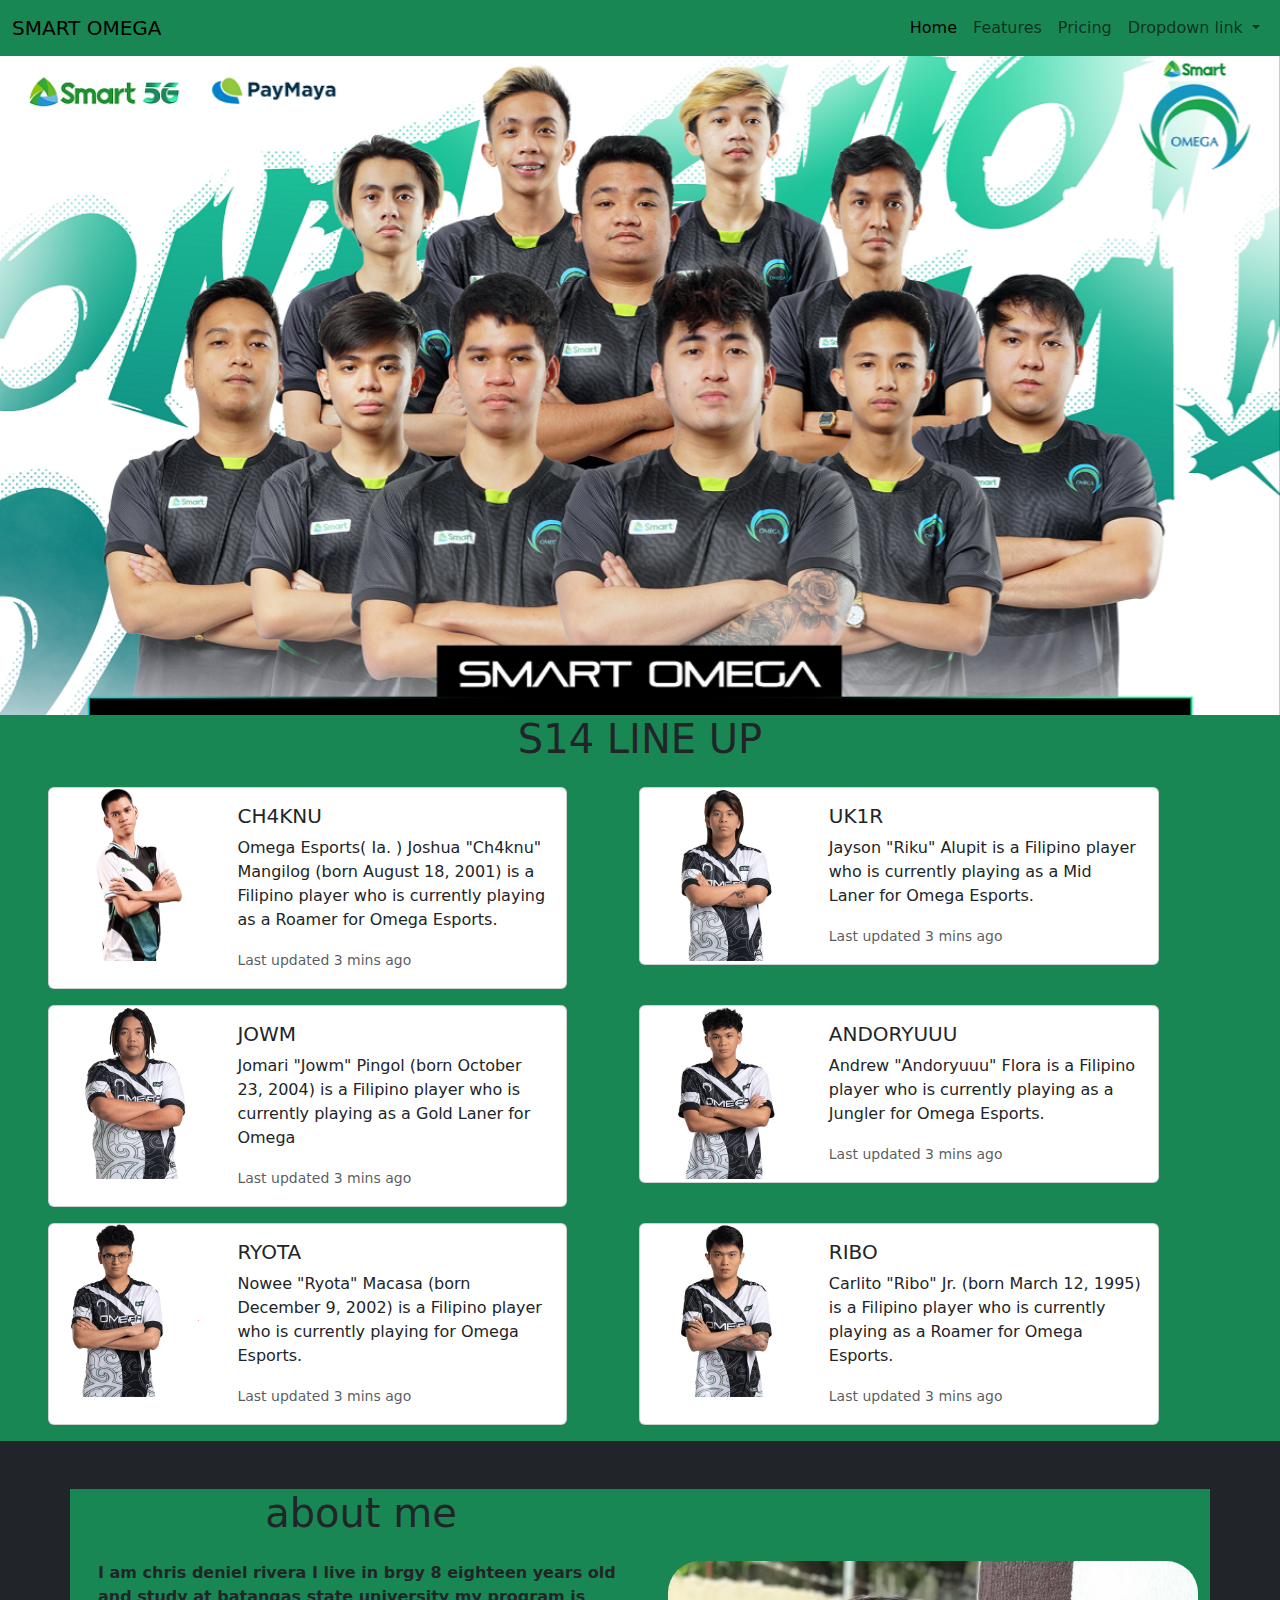
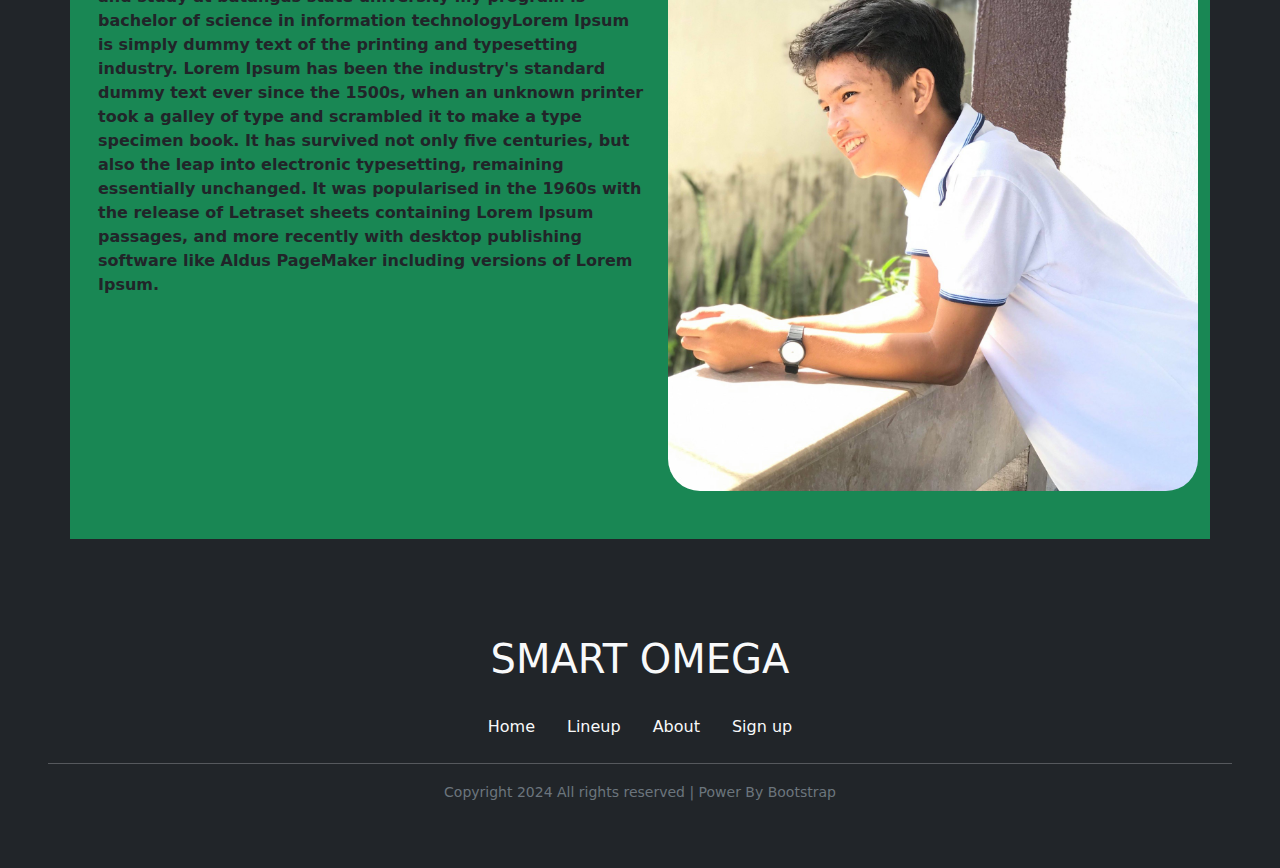
<file: activity1.1/index.html>
<!DOCTYPE html>
<html lang="en">
<head>
    <meta charset="UTF-8">
    <meta name="viewport" content="width=device-width, initial-scale=1.0">
    <link href="https://cdn.jsdelivr.net/npm/bootstrap@5.3.3/dist/css/bootstrap.min.css" rel="stylesheet" integrity="sha384-QWTKZyjpPEjISv5WaRU9OFeRpok6YctnYmDr5pNlyT2bRjXh0JMhjY6hW+ALEwIH" crossorigin="anonymous">
    <link rel="stylesheet" href="index.css">
    <title>Document</title>
</head>
<body class="bg-dark">
    <header>
        <nav class="navbar navbar-expand-lg bg-success nav-background">
            <div class="container-fluid">
              
              <a class="navbar-brand" href="#">SMART OMEGA</a>
              <button class="navbar-toggler" type="button" data-bs-toggle="collapse" data-bs-target="#navbarNavDropdown" aria-controls="navbarNavDropdown" aria-expanded="false" aria-label="Toggle navigation">
                <span class="navbar-toggler-icon"></span>
              </button>
              <div class="collapse navbar-collapse d-flex justify-content-end " id="navbarNavDropdown">
                <ul class="navbar-nav">
                  <li class="nav-item">
                    <a class="nav-link active " aria-current="page" href="#">Home</a>
                  </li>
                  <li class="nav-item">
                    <a class="nav-link" href="#">Features</a>
                  </li>
                  <li class="nav-item">
                    <a class="nav-link" href="#">Pricing</a>
                  </li>
                  <li class="nav-item dropdown">
                    <a class="nav-link dropdown-toggle" href="#" role="button" data-bs-toggle="dropdown" aria-expanded="false">
                      Dropdown link
                    </a>
                    <ul class="dropdown-menu bg-success">
                      <li><a class="dropdown-item h5" href="#">CH4KNU</a></li>
                      <li><a class="dropdown-item h5" href="#">JOWM</a></li>
                      <li><a class="dropdown-item h5" href="#">RYOTA</a></li>
                      <li><a class="dropdown-item h5" href="#">UK1R</a></li>
                      <li><a class="dropdown-item h5" href="#">ANDORYUUU</a></li>
                    </ul>
                  </li>
                </ul>
              </div>
            </div>
          </nav>

          
        <main>
            <section id="Home">
                <div id="carouselExampleAutoplaying" class="carousel slide" data-bs-ride="carousel">
                    <div class="carousel-inner">
                      <div class="carousel-item active" data-bs-interval="1000">
                        <img src="asset/omega7.png" class="d-block w-100 " alt="...">
                      </div>
                      <div class="carousel-item">
                        <img src="asset/omega1.webp" class="d-block w-100" alt="...">
                      </div>
                      <div class="carousel-item">
                        <img src="asset/omega5.png" class="d-block w-100" alt="...">
                      </div>
                    </div>
                    <button class="carousel-control-prev" type="button" data-bs-target="#carouselExampleAutoplaying" data-bs-slide="prev">
                      <span class="carousel-control-prev-icon" aria-hidden="true"></span>
                      <span class="visually-hidden">Previous</span>
                    </button>
                    <button class="carousel-control-next" type="button" data-bs-target="#carouselExampleAutoplaying" data-bs-slide="next">
                      <span class="carousel-control-next-icon" aria-hidden="true"></span>
                      <span class="visually-hidden">Next</span>
                    </button>
                  </div>

            </section>

            <section id="Lineup">               
                <div class="row bg-success">
                    <h2 class="text-center h1 bg-success  ">S14 LINE UP</h2>
                    <div class="cols col-5 mx-5 mt-3">
                        <div class="card mb-3" style="max-width: 540px;">
                            <div class="row g-0">
                              <div class="col-md-4">
                                <img src="asset/chak.png" class="img-fluid rounded-5" alt="...">
                              </div>
                              <div class="col-md-8">
                                <div class="card-body">
                                  <h5 class="card-title">CH4KNU</h5>
                                  <p class="card-text">Omega Esports( Ia. ) Joshua "Ch4knu" Mangilog (born August 18, 2001) is a Filipino player who is currently playing as a Roamer for Omega Esports.</p>
                                  <p class="card-text"><small class="text-body-secondary">Last updated 3 mins ago</small></p>
                                </div>
                              </div>
                            </div>
                          </div>
                    </div>

                    <div class="cols col-5 mt-3">
                        <div class="card mb-3" style="max-width: 540px;">
                            <div class="row g-0">
                              <div class="col-md-4">
                                <img src="asset/ukir.png" class="img-fluid rounded-5" alt="...">
                              </div>
                              <div class="col-md-8">
                                <div class="card-body">
                                  <h5 class="card-title">UK1R</h5>
                                  <p class="card-text">Jayson "Riku" Alupit is a Filipino player who is currently playing as a Mid Laner for Omega Esports.</p>
                                  <p class="card-text"><small class="text-body-secondary">Last updated 3 mins ago</small></p>
                                </div>
                              </div>
                            </div>
                          </div>
                    </div>

                    <div class="cols col-5 mx-5 ">
                        <div class="card mb-3" style="max-width: 540px;">
                            <div class="row g-0">
                              <div class="col-md-4">
                                <img src="asset/bigj.png" class="img-fluid rounded-5" alt="...">
                              </div>
                              <div class="col-md-8">
                                <div class="card-body">
                                  <h5 class="card-title">JOWM</h5>
                                  <p class="card-text">Jomari "Jowm" Pingol (born October 23, 2004) is a Filipino player who is currently playing as a Gold Laner for Omega</p>
                                  <p class="card-text"><small class="text-body-secondary">Last updated 3 mins ago</small></p>
                                </div>
                              </div>
                            </div>
                          </div>
                    </div>

                    <div class="cols col-5">
                        <div class="card mb-3" style="max-width: 540px;">
                            <div class="row g-0">
                              <div class="col-md-4">
                                <img src="asset/and.png" class="img-fluid rounded-5" alt="...">
                              </div>
                              <div class="col-md-8">
                                <div class="card-body">
                                  <h5 class="card-title">ANDORYUUU</h5>
                                  <p class="card-text">Andrew "Andoryuuu" Flora is a Filipino player who is currently playing as a Jungler for Omega Esports.</p>
                                  <p class="card-text"><small class="text-body-secondary">Last updated 3 mins ago</small></p>
                                </div>
                              </div>
                            </div>
                          </div>
                    </div>

                    <div class="cols col-5 mx-5">
                        <div class="card mb-3" style="max-width: 540px;">
                            <div class="row g-0">
                              <div class="col-md-4">
                                <img src="asset/ryo.png" class="img-fluid rounded-5" alt="...">
                              </div>
                              <div class="col-md-8">
                                <div class="card-body">
                                  <h5 class="card-title">RYOTA</h5>
                                  <p class="card-text">Nowee "Ryota" Macasa (born December 9, 2002) is a Filipino player who is currently playing for Omega Esports.</p>
                                  <p class="card-text"><small class="text-body-secondary">Last updated 3 mins ago</small></p>
                                </div>
                              </div>
                            </div>
                          </div>
                    </div>

                    <div class="cols col-5">
                        <div class="card mb-3" style="max-width: 540px;">
                            <div class="row g-0">
                              <div class="col-md-4">
                                <img src="asset/doc.png" class="img-fluid rounded-start" alt="...">
                              </div>
                              <div class="col-md-8">
                                <div class="card-body">
                                  <h5 class="card-title">RIBO</h5>
                                  <p class="card-text">Carlito "Ribo" Jr. (born March 12, 1995) is a Filipino player who is currently playing as a Roamer for Omega Esports.</p>
                                  <p class="card-text"><small class="text-body-secondary">Last updated 3 mins ago</small></p>
                                </div>
                              </div>
                            </div>
                          </div>
                    </div>
                </div>

            </section>

            <section id="About mt-1 ">
                <div class="bg-dark  ">  
                    
                <section id="about me" class="container my-5 bg-success ">
                    <div class="h1 col-6 mb-4 mt-5 text-center">about me </div>
                    <div class="row d-flex">
                        <div class="col-lg-6 mb-4 lg-0 fw-bold ms-3 ">
                            <p class="d-flex justify-content-center"    >I am chris deniel rivera I live in brgy 8 eighteen years old and study at batangas state university my program is bachelor of science in information technologyLorem Ipsum is simply dummy text of the printing and typesetting industry. Lorem Ipsum has been the industry's standard dummy text ever since the 1500s, when an unknown printer took a galley of type and scrambled it to make a type specimen book. It has survived not only five centuries, but also the leap into electronic typesetting, remaining essentially unchanged. It was popularised in the 1960s with the release of Letraset sheets containing Lorem Ipsum passages, and more recently with desktop publishing software like Aldus PageMaker including versions of Lorem Ipsum.</p>
                        </div>
                   

                    <div class="col lg-6">
                        <img src="asset/ddd.jpg" class="img-fluid rounded-5 mb-5 " alt="..." class="img-fluid">
                    </div>
                </div>
            </div> 
                   </section> 
                   </section> 
                    
                </section>
            </section>

        <footer class="bg-dark text-light p-5 text-center">
            <h3 class="display-6 fw-light mb-4">SMART OMEGA</h3>
            <ul class="nav justify-content-center">
                <li class="nav-item">
                    <a class="nav-link text-light fw-light" aria-current="page" href="#">Home</a>
                </li>
                <li class="nav-item">
                    <a class="nav-link text-light fw-light" href="#">Lineup</a>
                </li>
                <li class="nav-item">
                    <a class="nav-link text-light fw-light" href="#">About</a>
                </li>
                <li class="nav-item">
                    <a class="nav-link text-light fw-light" href="#">Sign up</a>
                </li>
            </ul>
            <hr>
            <p>
                <small class="text-secondary fw-light">Copyright 2024 All rights reserved | Power By Bootstrap</small>
            </p>
        </footer>

        </main>

    
    
    <script src="https://cdn.jsdelivr.net/npm/bootstrap@5.3.3/dist/js/bootstrap.bundle.min.js" integrity="sha384-YvpcrYf0tY3lHB60NNkmXc5s9fDVZLESaAA55NDzOxhy9GkcIdslK1eN7N6jIeHz" crossorigin="anonymous"></script>
</body>
</html>
</file>
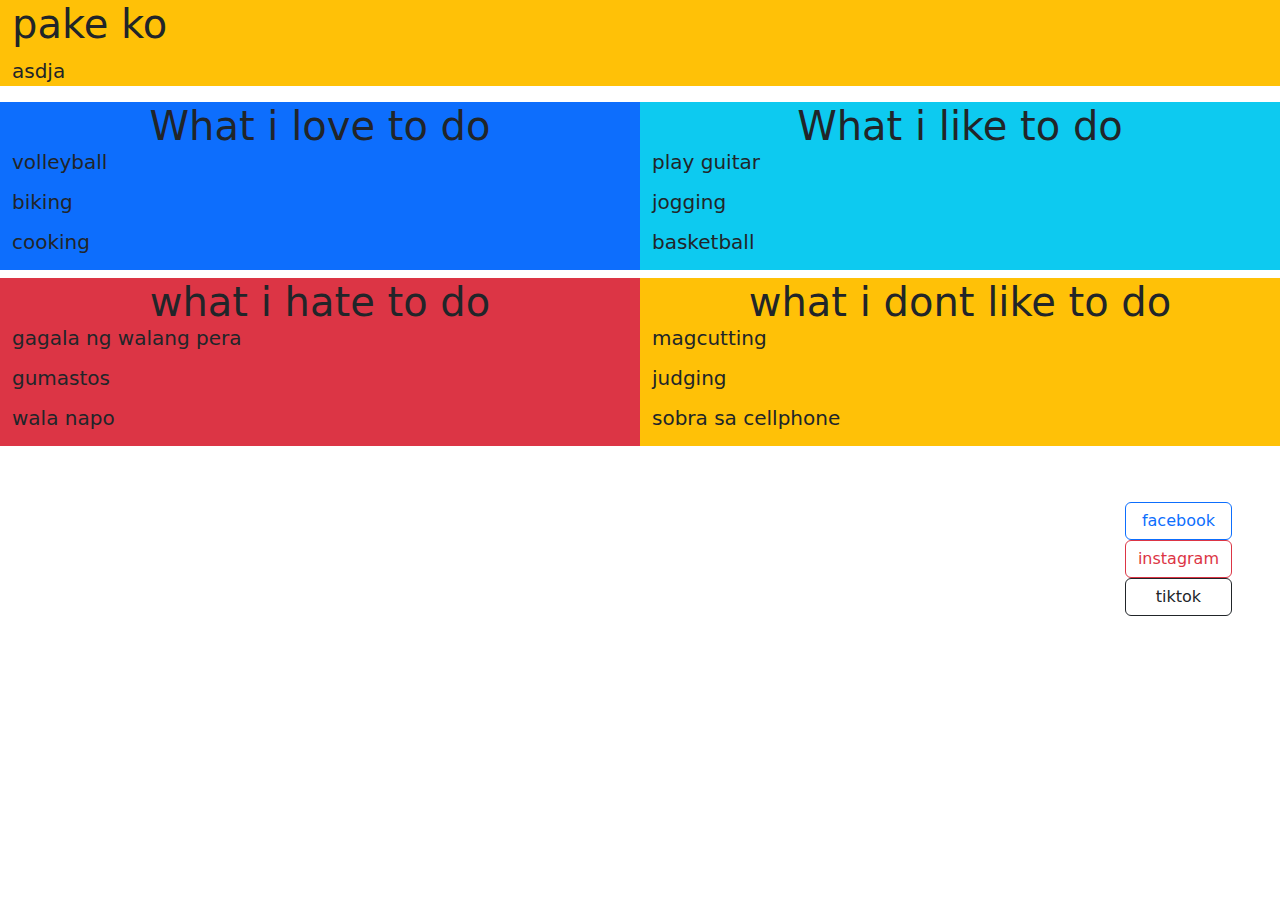
<file: activity.html>
<!DOCTYPE html>
<html lang="en">
<head>
    <meta charset="UTF-8">
    <meta name="viewport" content="width=device-width, initial-scale=1.0">
    <link href="https://cdn.jsdelivr.net/npm/bootstrap@5.3.3/dist/css/bootstrap.min.css" rel="stylesheet" integrity="sha384-QWTKZyjpPEjISv5WaRU9OFeRpok6YctnYmDr5pNlyT2bRjXh0JMhjY6hW+ALEwIH" crossorigin="anonymous">
    
    <title>Document</title>
</head>
<div>
    <div class="container-fluid bg-warning">
        <h1 class=" mb-2">pake ko </h1>
        <p class="lead">asdja</p>
    </div>

    <div class="container-fluid">
        <div class="row">
            <div class="h1  col-12 col-sm-5 col-lg-6 bg-primary text-center">
                What i love to do
                <p class="lead bg-primary text-start">volleyball</p>
                <p class="lead bg-primary text-start">biking</p>
                <p class="lead bg-primary text-start">cooking</p>
            </div>
            <div class="h1  col-12 col-sm-5 col-lg-6 bg-info text-center">
                What i like to do
                <p class="lead bg-info text-start">play guitar</p>
                <p class="lead bg-info text-start">jogging</p>
                <p class="lead bg-info text-start">basketball</p>
            </div>
            <div class="h1  col-12 col-sm-5 col-lg-6 bg-danger text-center">
                what i hate to do
                <p class="lead bg-danger text-start">gagala ng walang pera</p>
                <p class="lead bg-danger text-start">gumastos</p>
                <p class="lead bg-danger text-start">wala napo</p>
            </div>
            <div class="h1  col-12 col-sm-5 col-lg-6 bg-warning text-center">
                what i dont like to do
                <p class="lead bg-warning text-start">magcutting</p>
                <p class="lead bg-warning text-start">judging</p>
                <p class="lead bg-warning text-start">sobra sa cellphone</p>
            </div>

    </div>
</div>

<div class="d-grid dap-2 d-md justify-content-md-end m-5">
    <a href="https://www.facebook.com/chrisdeniel.rivera" class="btn btn-outline-primary ">facebook</a>
    <a href="https://www.instagram.com/riv.deniel?igsh=MXRrMHZraHkxaGdsbg==" class="btn btn-outline-danger ">instagram</a>
    <a href="https://www.tiktok.com/@apacible.1?_t=8pbNHVKVLVA&_r=1" class="btn btn-outline-dark ">tiktok</a>
</div>

<script src="https://cdn.jsdelivr.net/npm/bootstrap@5.3.3/dist/js/bootstrap.bundle.min.js" integrity="sha384-YvpcrYf0tY3lHB60NNkmXc5s9fDVZLESaAA55NDzOxhy9GkcIdslK1eN7N6jIeHz" crossorigin="anonymous"></script>  
</body>
</html>
</file>
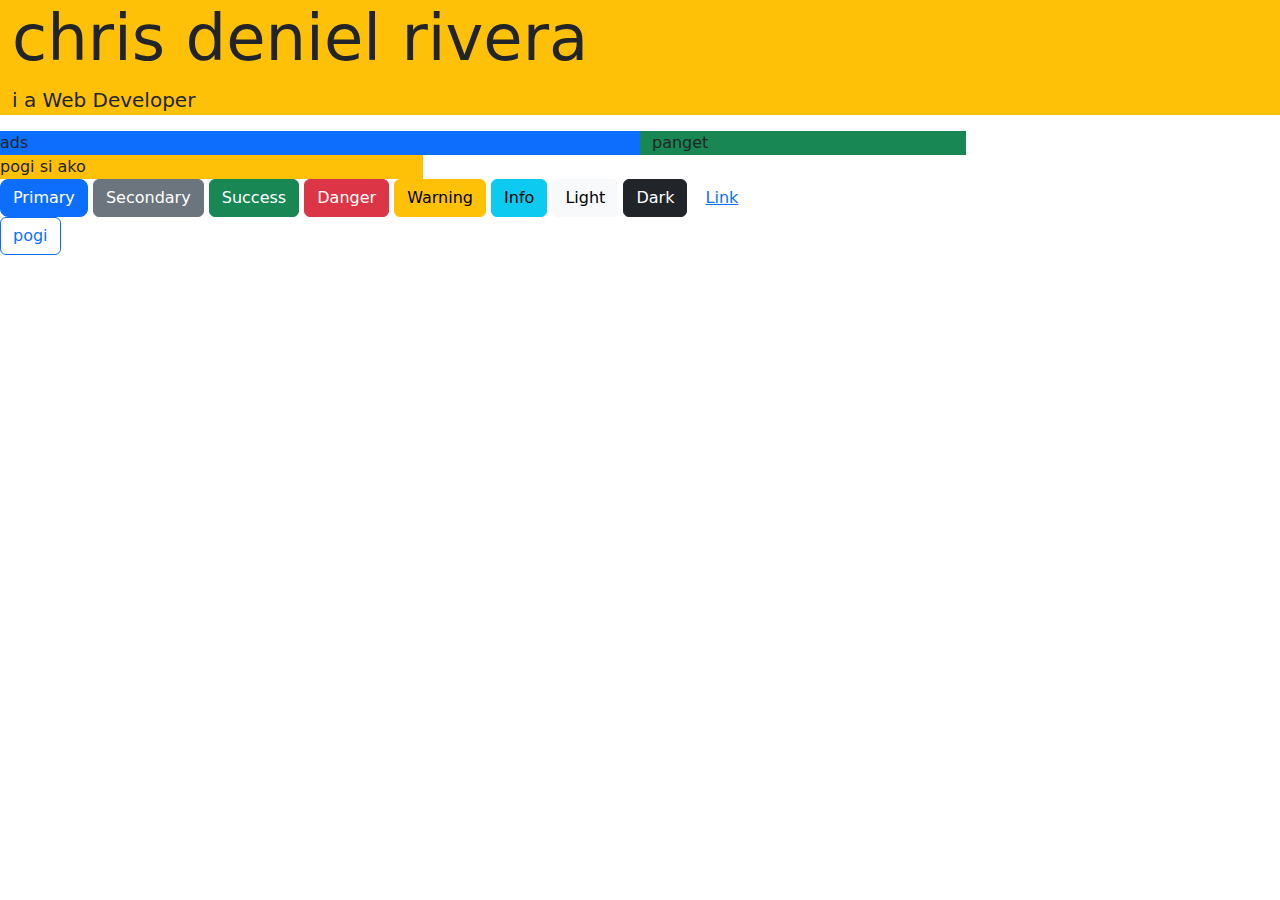
<file: example.html>
<!DOCTYPE html>
<html lang="en">
<head>
    <meta charset="UTF-8">
    <meta name="viewport" content="width=device-width, initial-scale=1.0">
    <link href="https://cdn.jsdelivr.net/npm/bootstrap@5.3.3/dist/css/bootstrap.min.css" rel="stylesheet" integrity="sha384-QWTKZyjpPEjISv5WaRU9OFeRpok6YctnYmDr5pNlyT2bRjXh0JMhjY6hW+ALEwIH" crossorigin="anonymous">
    <title>Document</title>
</head>
<body>
    <div class="container-fluid bg-warning"> 
   <h1 class="display-3 mb-2"> chris deniel rivera</h1>
   <p class="lead">
    i a Web Developer
   </p>
   </div>
   
   <div class="row  ">
    <div class="col-12 col-md-5 col-lg-6 bg-primary  ">
        ads
    </div>
    <div class="col-12 col-md-3 col-lg-3 bg-success">
        panget
    </div>
    <div class="col-12 col-md-5 col-lg-4 bg-warning">
        pogi si ako
    </div>

    
    </div>
    
    <button type="button" class="btn btn-primary rounded-3">Primary</button>
    <button type="button" class="btn btn-secondary">Secondary</button>
    <button type="button" class="btn btn-success">Success</button>
    <button type="button" class="btn btn-danger">Danger</button>
    <button type="button" class="btn btn-warning">Warning</button>
    <button type="button" class="btn btn-info">Info</button>
    <button type="button" class="btn btn-light">Light</button>
    <button type="button" class="btn btn-dark">Dark</button>
    <button type="button" class="btn btn-link">Link</button>

    <div class="p end">
        <a href="http://" class="btn btn-outline-primary">
             pogi 
        </a>
    </div>
   

    <script src="https://cdn.jsdelivr.net/npm/bootstrap@5.3.3/dist/js/bootstrap.bundle.min.js" integrity="sha384-YvpcrYf0tY3lHB60NNkmXc5s9fDVZLESaAA55NDzOxhy9GkcIdslK1eN7N6jIeHz" crossorigin="anonymous"></script>  
</body>
</html>
</file>
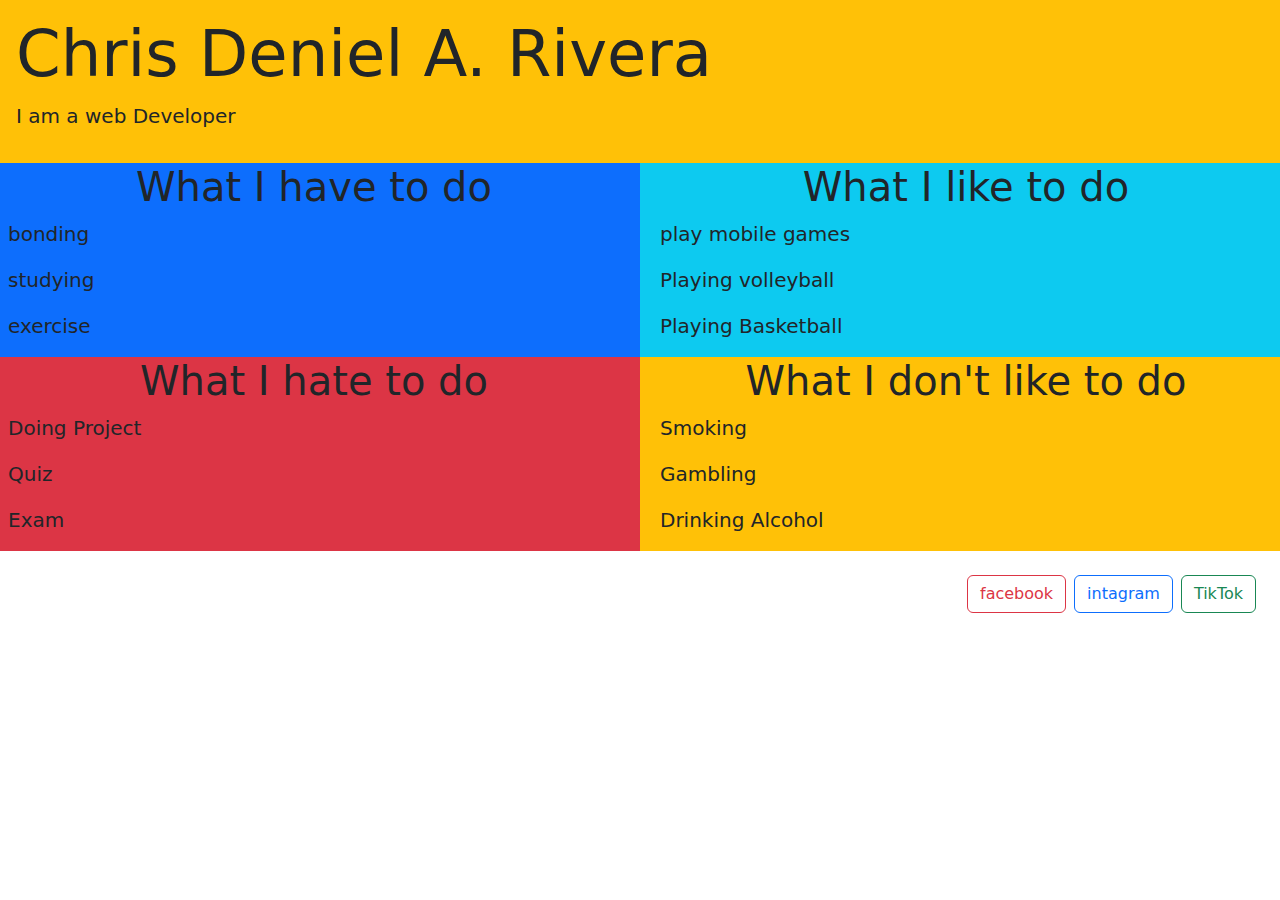
<file: sandbox.html>
<!DOCTYPE html>
<html lang="en">
<link>
    <meta charset="UTF-8">
    <meta name="viewport" content="width=device-width, initial-scale=1.0">
    <link href="https://cdn.jsdelivr.net/npm/bootstrap@5.3.3/dist/css/bootstrap.min.css" rel="stylesheet" integrity="sha384-QWTKZyjpPEjISv5WaRU9OFeRpok6YctnYmDr5pNlyT2bRjXh0JMhjY6hW+ALEwIH" crossorigin="anonymous">
    <title>Document</title>
</head>
<body>
    <div class="p-3 text-dark bg-warning">
        <h1 class="display-3 mb-2">Chris Deniel A. Rivera</h1>
        <p class="lead"> I am a web Developer</p>
    </div>
     <div class="row">
        <div class="col-6 bg-primary">
            <h1 class="  text-center ">What I have to do</h1>
            <p class="lead ms-2">bonding</p>
            <p class="lead ms-2">studying</p>
            <p class="lead ms-2">exercise</p>
          </div>
              <div class="col-6 bg-info">
                <h1 class=" text-center  ">What I like to do</h1>
                <p class="lead ms-2 ">play mobile games</p>
                <p class="lead ms-2">Playing volleyball</p>
                <p class="lead ms-2">Playing Basketball</p>
              </div>
          </div>
              <div class="row">
                  <div class="col-6 bg-danger">
                    <h1 class=" text-center ">What I hate to do</h1>
                    <p class="lead ms-2">Doing Project</p>
                    <p class="lead ms-2">Quiz</p>
                    <p class="lead ms-2">Exam</p>
                  </div>
                      <div class="col-6 bg-warning ">
                          <h1 class="text-center">What I don't like to do</h1>
                          <p class="lead ms-2">Smoking</p>
                          <p class="lead ms-2 ">Gambling</p>
                          <p class="lead ms-2">Drinking Alcohol</p>
                        </div>
                    </div>
                    <div class="d-grid gap-2 d-md-flex justify-content-md-end m-4">
                        <a href="https://www.facebook.com/chrisdeniel.rivera?mibextid=ZbWKwL" class="btn btn-outline-danger"></button>facebook</a>
                        <a href="https://www.instagram.com/riv.deniel?igsh=MXRrMHZraHkxaGdsbg==" class="btn btn-outline-primary"></button>intagram</a>
                        <a href="https://www.tiktok.com/@apacible.1?_t=8pbNHVKVLVA&_r=1" class="btn btn-outline-success"></button>TikTok</a>
                      </div>
    <script src="https://cdn.jsdelivr.net/npm/bootstrap@5.3.3/dist/js/bootstrap.bundle.min.js" integrity="sha384-YvpcrYf0tY3lHB60NNkmXc5s9fDVZLESaAA55NDzOxhy9GkcIdslK1eN7N6jIeHz" crossorigin="anonymous"></script>
</body>
</html>
</file>
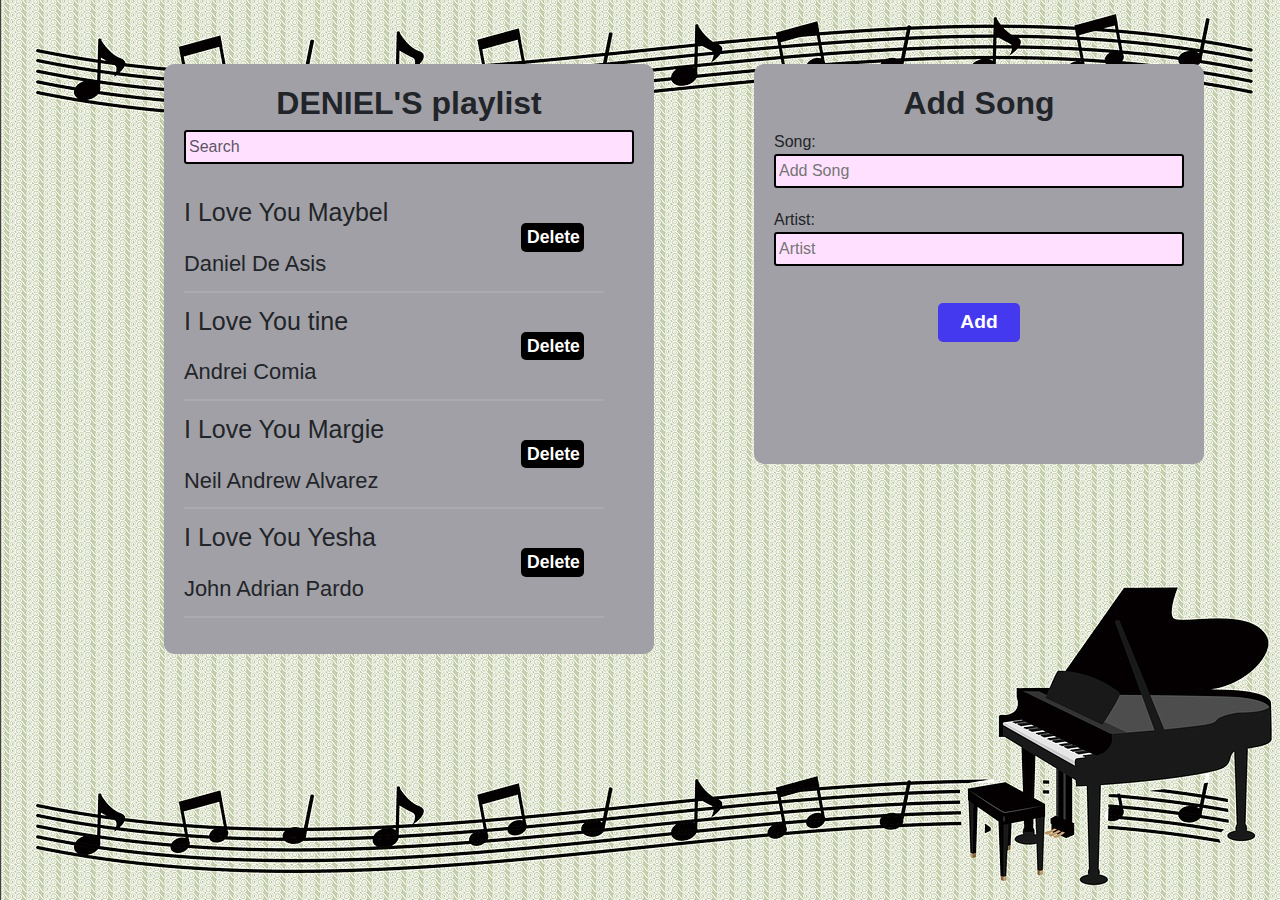
<file: activity2/play.html>
<!DOCTYPE html>
<html lang="en">
<head>
    <meta charset="UTF-8">
    <meta name="viewport" content="width=device-width, initial-scale=1.0">
    <link href="https://cdn.jsdelivr.net/npm/bootstrap@5.3.3/dist/css/bootstrap.min.css" rel="stylesheet" integrity="sha384-QWTKZyjpPEjISv5WaRU9OFeRpok6YctnYmDr5pNlyT2bRjXh0JMhjY6hW+ALEwIH" crossorigin="anonymous">
    <title>Document</title>
    <link rel="stylesheet" href="play.css">
</head>
<body>
    
    <div class="container">
        <div class="row add-search g-4">
            <div class="search col" id="song-list">
                <h2 class="header-title">DENIEL'S playlist</h2>
                <input type="text" class="form-control search-song-part" placeholder="Search">
                <ul class="unlist">
                    <li class="list-searchpart">
                        <div class="song-info">
                            <p class="song-title">I Love You Maybel</p>
                            <small class="artist">Daniel De Asis</small>
                        </div>
                        <button class="delete">Delete</button>
                    </li>
                    <hr>
                    <li class="list-searchpart">
                        <div class="song-info">
                            <p class="song-title">I Love You tine</p>
                            <small class="artist">Andrei Comia</small>
                        </div>
                        <button class="delete">Delete</button>
                    </li>
                    <hr>
                    <li class="list-searchpart">
                        <div class="song-info">
                            <p class="song-title">I Love You Margie</p>
                            <small class="artist">Neil Andrew Alvarez</small>
                        </div>
                        <button class="delete">Delete</button>
                    </li>
                    <hr>
                    <li class="list-searchpart">
                        <div class="song-info">
                            <p class="song-title">I Love You Yesha </p>
                            <small class="artist">John Adrian Pardo</small>
                        </div>
                        <button class="delete">Delete</button>
                    </li>
                    <hr>
                    
                </ul>

            </div>
            
            <div class="add col" id="adding-song">
                <h2 class="header-title">Add Song</h2>

                <div class="addsong">
                    <label for="song-titlee">Song:</label>
                    <form id="add-song-title">
                        <input type="text" id="song-title" name="song-title" placeholder="Add Song">
                    </form>
                </div>
                
                <div class="addArtist">
                    <label for="artist">Artist:</label>
                    <form id="add-artist">
                        <input type="text" id="artist" name="artist" placeholder="Artist">
                    </form>
                </div>


                <div class="Button-add">
                    <button id="add-button">Add</button>
                </div>          
                
            </div> 
        </div>
    </div>

</body>
<script src="play.js"></script>
<script src="https://cdn.jsdelivr.net/npm/bootstrap@5.3.3/dist/js/bootstrap.bundle.min.js" integrity="sha384-YvpcrYf0tY3lHB60NNkmXc5s9fDVZLESaAA55NDzOxhy9GkcIdslK1eN7N6jIeHz" crossorigin="anonymous"></script>
</html>
</file>
<file: activity1.1/index.css>
.nav-background{
    background-color:rgb(6, 167, 92)
}
</file>
<file: activity2/play.css>
body{
    background-image: url('/activity2/assets/music-background-4125571_1280.jpg');
    margin: 0;
    padding: 0;
    font-family: Arial, sans-serif;

}

.container{
    width: 100%;
    margin: 5%;
    gap: 20px;
}


.add-search{
    justify-content: space-between;
}





.header-title{
    text-align: center;
    font-weight: bold;
}

.search{
    background-color: #a1a0a6;
    border-radius: 10px;
    padding: 20px;
    min-width: 100px; 
    max-width: 600px; 
    width: 100%;
    flex-grow: 1;
    min-height: 300%;
    height: auto;
    margin-left: 100px;
}

.list-searchpart {
    display: flex;
    justify-content: space-between;
    align-items: center;
    margin: 10px 0;
}

.song-info{
    display: flex;
    flex-direction: column;
    flex-grow: 1;
    margin-right: 10px;
    font-weight: 500;
    font-size: 25px;
}

.unlist{
    list-style: none;
    margin-top: 30px;
    margin-right: 30px;
    padding: 0;
}


.delete{
    background-color: #000000;
    font-weight: bold;
    border: none;
    border-radius: 5px;
    width: 15%;
    font-size: 1.1em;
    margin: 20px;
    margin-left: auto;
    color: white;
}

.delete:hover{
    background-color: #ff0000;
}

hr {
    margin: 10px 0; /* Add margin for spacing */
    border: 1px solid #ccc; /* Optional: style hr */
}




.search-song-part,
#song-title,
#artist {
    width: 100%;
    padding: 3px;
    margin-bottom: 20px;
    border: 2px solid #000000;
    border-radius: 3px;
    background-color: #FFE1FF;
}






/* add part */

.add{
    background-color:  #a1a0a6;
    padding: 20px;
    border-radius: 10px;
    min-width: 450px; 
    max-width: 300px; 
    height: 400px;
    width: 50%;
    min-height: 300px;
    flex-shrink: 0;
    margin-left: 100px;
}

.add-header{
    text-align: center;
    margin-bottom: 20px;
    font-weight: bold;
}

.Button-add {
    display: flex;
    justify-content: center;
    align-items: center;
    height: 20%;
}

#add-button{
    background-color: #4539ef;
    font-weight: bold;
    border: none;
    border-radius: 5px;
    height: 55%;
    width: 20%;
    font-size: 1.2em;
    color: white;
}

#add-button:hover{
    background-color: #000000;
}
</file>
